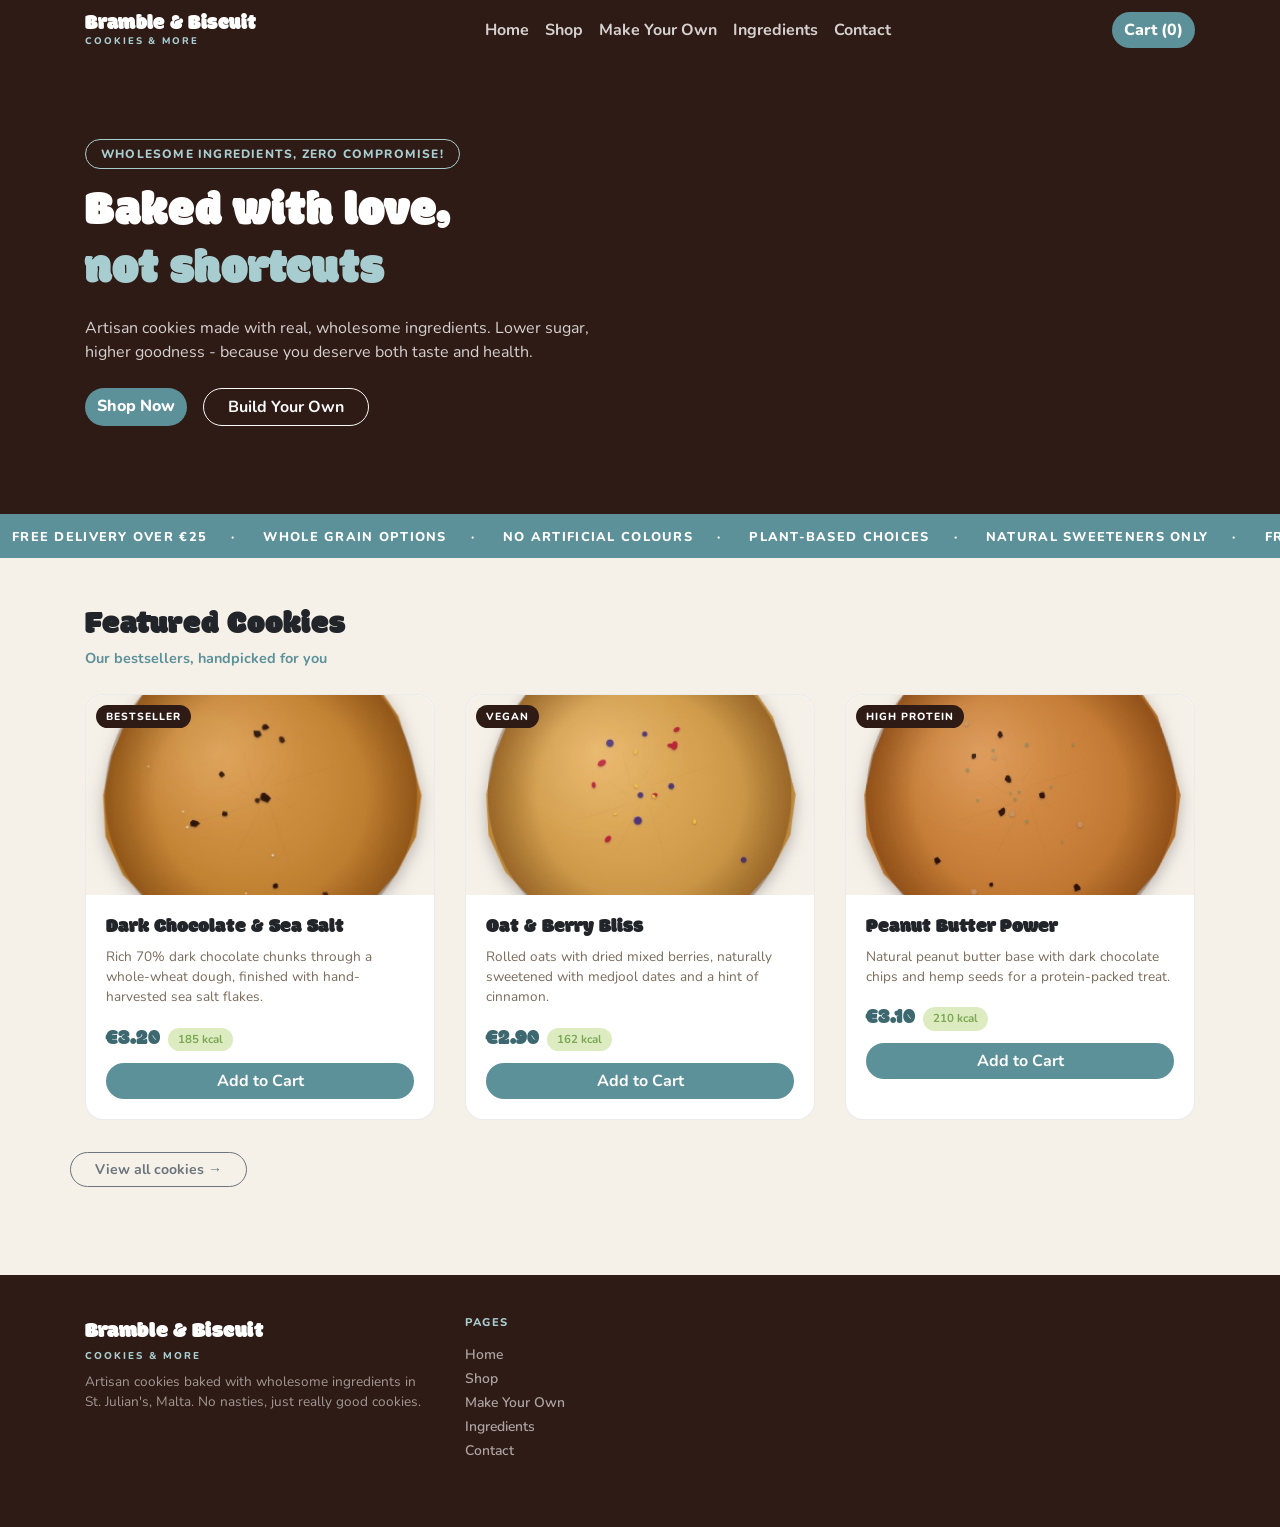
<file: index.html>
<!DOCTYPE html>
<html lang="en">
<head>
    <meta charset="UTF-8">
    <meta name="viewport" content="width=device-width, initial-scale=1.0">
    <title>Bramble & Biscuit</title>
    <link rel="stylesheet" href="https://cdn.jsdelivr.net/npm/bootstrap@4.4.1/dist/css/bootstrap.min.css">
    <link href="https://fonts.googleapis.com/css2?family=Modak&family=Nunito:wght@400;600;700;800&display=swap" rel="stylesheet">
    <link rel="stylesheet" href="style.css">
</head>
<body>
    <!--nav-->
    <nav class="navbar navbar-expand-lg sticky-top">
        <div class="container">
            <a class="navbar-brand" href="index.html">
                Bramble &amp; Biscuit
                <span>Cookies &amp; More</span>
            </a>
            <button class="navbar-toggler" type="button" data-toggle="collapse" data-target="#navbarNav">
                <span class="navbar-toggler-icon"></span>
            </button>
            <div class="collapse navbar-collapse" id="navbarNew" >
                <ul class="navbar-nav mx-auto">
                    <li class="nav-item"><a class="nav-link" href="index.html">Home</a></li>
                    <li class="nav-item"><a class="nav-link" href="shop.html">Shop</a></li>
                    <li class="nav-item"><a class="nav-link" href="make-your-own.html">Make Your Own</a></li>
                    <li class="nav-item"><a class="nav-link" href="ingredients.html">Ingredients</a></li>
                    <li class="nav-item"><a class="nav-link" href="contact.html">Contact</a></li>
                </ul>
                <a href="cart.html" class="btn btn-teal ml-2">Cart (0)</a>
            </div>
        </div>
    </nav>
    
    <!--hero-->
    <section class="hero">
        <div class="container">
            <div class="row align-items center g-5">
                <div class="col-lg-6">
                    <div class="hero-badge">Wholesome ingredients, zero compromise!</div>
                    <h1>Baked with love, <br><span>not shortcuts</span></h1>
                    <p class="mt-3 mb-4">Artisan cookies made with real, wholesome ingredients. Lower sugar, higher goodness - because you deserve both taste and health.</p>
                    <div class="d-flex flex wrap">
                        <a href="shop.html" class="btn btn-teal mr-3 mb-2">Shop Now</a>
                        <a href="make-your-own.html" class="btn btn-outline-light rounded-pill px-4 font-weight-bold mb-2">Build Your Own</a>
                    </div>
                </div>
            </section>
            
            <!--scrolling thing-->
            <div class="strip">
                <div class="strip-inner">
                    <span>Free delivery over &euro;25</span><span class="dot">&middot;</span>
                    <span>Whole grain options</span><span class="dot">&middot;</span>
                    <span>No artificial colours</span><span class="dot">&middot;</span>
                    <span>Plant-based choices</span><span class="dot">&middot;</span>
                    <span>Natural sweeteners only</span><span class="dot">&middot;</span>
                    <span>Free delivery over &euro;25</span><span class="dot">&middot;</span>
                    <span>Whole grain options</span><span class="dot">&middot;</span>
                    <span>No artificial colours</span><span class="dot">&middot;</span>
                    <span>Plant-based choices</span><span class="dot">&middot;</span>
                    <span>Natural sweeteners only</span><span class="dot">&middot;</span>
                </div>
            </div>
            
            <!--featured cookies-->
            <section class="py-5">
                <div class="container">
                    <h2 class="section-title mb-1">Featured Cookies</h2>
                    <p class="section-sub mb-4">Our bestsellers, handpicked for you</p>
                    
                    <div class="row">
                        
                        <!--card 1-->
                        <div class="col-sm-6 col-lg-4 mb-4">
                            <div class="card h-100">
                                <div class="position-relative">
                                    <!-- cookie img here!!!!!!!!!!! -->
                                    <img src="images/dark chocolate sea salt.png" alt="Dark Chocolate and Sea Salt cookie" class="card-img-top">
                                    <span class="product-badge position-absolute">Bestseller</span>
                                </div>
                                <div class="card-body">
                                    <h5 class="card-cookie-name">Dark Chocolate &amp; Sea Salt</h5>
                                    <p class="card-text card-cookie-desc">Rich 70% dark chocolate chunks through a whole-wheat dough, finished with hand-harvested sea salt flakes.</p>
                                    <div class="d-flex align-items-center mb-2">
                                        <span class="price mr-2">&euro;3.20</span>
                                        <span class="kcal">185 kcal</span>
                                    </div>
                                    <a href="cart.html" class="btn btn-teal btn-block rounded-pill font-weight-bold">Add to Cart</a>
                                </div>
                            </div>
                        </div>
                        
                        <!--card 2-->
                        <div class="col-sm-6 col-lg-4 mb-4">
                            <div class="card h-100">
                                <div class="position-relative">
                                    <!-- cookie img here!!!!!!!!!!! -->
                                    <img src="images/oat berry bliss.png" alt="Oat and Berry Bliss cookie" class="card-img-top">
                                    <span class="product-badge position-absolute">Vegan</span>
                                </div>
                                <div class="card-body">
                                    <h5 class="card-cookie-name">Oat &amp; Berry Bliss</h5>
                                    <p class="card-text card-cookie-desc">Rolled oats with dried mixed berries, naturally sweetened with medjool dates and a hint of cinnamon.</p>
                                    <div class="d-flex align-items-center mb-2">
                                        <span class="price mr-2">&euro;2.90</span>
                                        <span class="kcal">162 kcal</span>
                                    </div>
                                    <a href="cart.html" class="btn btn-teal btn-block rounded-pill font-weight-bold">Add to Cart</a>
                                </div>
                            </div>
                        </div>
                        
                        <!--card 3-->
                        <div class="col-sm-6 col-lg-4 mb-4">
                            <div class="card h-100">
                                <div class="position-relative">
                                    <!-- cookie img here!!!!!!!!!!!-->
                                    <img src="images/peanut butter power.png" alt="Peanut Butter Power cookie" class="card-img-top">
                                    <span class="product-badge position-absolute">High Protein</span>
                                </div>
                                <div class="card-body">
                                    <h5 class="card-cookie-name">Peanut Butter Power</h5>
                                    <p class="card-text card-cookie-desc">Natural peanut butter base with dark chocolate chips and hemp seeds for a protein-packed treat.</p>
                                    <div class="d-flex align-items-center mb-2">
                                        <span class="price mr-2">&euro;3.10</span>
                                        <span class="kcal">210 kcal</span>
                                    </div>
                                    <a href="cart.html" class="btn btn-teal btn-block rounded-pill font-weight-bold">Add to Cart</a>
                                </div>
                            </div>
                        </div>
                        
                        <div class="text-center mt-2">
                            <a href="shop.html" class="btn btn-outline-secondary rounded-pill px-4 font-weight-bold" style="font-size:0.88rem">View all cookies &rarr;</a>
                        </div>
                    </div>
                </section>
                
                <!--footer-->
                <footer>
                    <div class="container">
                        <div class="row mb-4">
                            
                            <div class="col-md-4 mb-4 mb-md-0">
                                <div class="footer-brand">Bramble &amp; Biscuit</div>
                                <div class="footer-sub mb-2">Cookies &amp; More</div>
                                <p class="footer-desc">Artisan cookies baked with wholesome ingredients in St. Julian's, Malta. No nasties, just really good cookies.</p>
                            </div>
                            
                            <div class="col-6 col-md-2 mb-4 mb-md-0">
                                <p class="footer-col-title">Pages</p>
                                <ul class="list-unstyled footer-links">
                                    <li><a href="index.html">Home</a></li>
                                    <li><a href="shop.html">Shop</a></li>
                                    <li><a href="make-your-own.html">Make Your Own</a></li>
                                    <li><a href="ingredients.html">Ingredients</a></li>
                                    <li><a href="contact.html">Contact</a></li>
                                </ul>
                            </div>
                            
                            
                            <script src="https://code.jquery.com/jquery-3.4.1.slim.min.js"></script>
                            <script src="https://cdn.jsdelivr.net/npm/popper.js@1.16.0/dist/umd/popper.min.js"></script>
                            <script src="https://cdn.jsdelivr.net/npm/bootstrap@4.4.1/dist/js/bootstrap.min.js"></script>
                            
                            
                            
                            
                        </body>
                        </html>
</file>
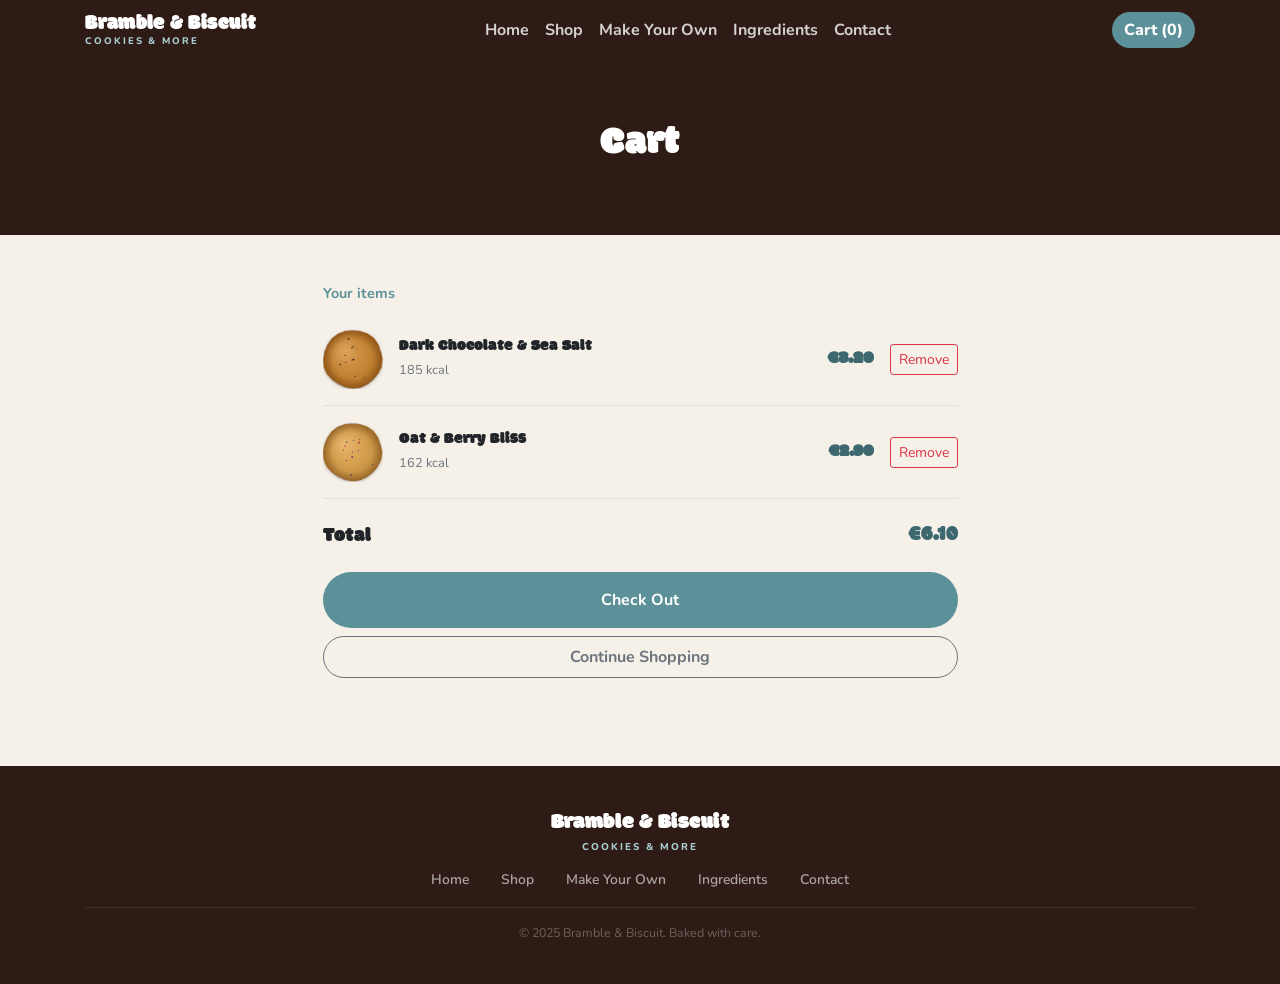
<file: cart.html>
<!DOCTYPE html>
<html lang="en">
<head>
    <meta charset="UTF-8">
    <meta name="viewport" content="width=device-width, initial-scale=1.0">
    <title>Cart - Bramble & Biscuit</title>
    <link rel="stylesheet" href="https://cdn.jsdelivr.net/npm/bootstrap@4.4.1/dist/css/bootstrap.min.css">
    <link href="https://fonts.googleapis.com/css2?family=Modak&family=Nunito:wght@400;600;700;800&display=swap" rel="stylesheet">
    <link rel="stylesheet" href="style.css">
</head>
<body>
    
    <!--nav-->
    <nav class="navbar navbar-expand-lg sticky-top">
        <div class="container">
            <a class="navbar-brand" href="index.html">
                Bramble &amp; Biscuit
                <span>Cookies &amp; More</span>
            </a>
            <button class="navbar-toggler" type="button" data-toggle="collapse" data-target="#navbarNav">
                <span class="navbar-toggler-icon"></span>
            </button>
            <div class="collapse navbar-collapse" id="navbarNav">
                <ul class="navbar-nav mx-auto">
                    <li class="nav-item"><a class="nav-link" href="index.html">Home</a></li>
                    <li class="nav-item"><a class="nav-link" href="shop.html">Shop</a></li>
                    <li class="nav-item"><a class="nav-link" href="make-your-own.html">Make Your Own</a></li>
                    <li class="nav-item"><a class="nav-link" href="ingredients.html">Ingredients</a></li>
                    <li class="nav-item"><a class="nav-link" href="contact.html">Contact</a></li>
                </ul>
                <a href="cart.html" class="btn btn-teal ml-2">Cart (0)</a>
            </div>
        </div>
    </nav>

    <!--page header-->
<section class="page-header">
<div class="container text-center">
<h1>Cart</h1>
</div>
</section>

<!--cart items-->
<section class="py-5">
<div class="container">
<div class="row justify-content-center">
<div class="col-lg-7">
    
    <p class="section-sub mb-4">Your items</p>
 
<!--cart item rows-->
<div class="cart-item d-flex align-items-center mb-3 pb-3 border-bottom">
<div class="cart-item-img mr-3">
    <!--cookie img here-->
    <img src="images/dark chocolate sea salt.png" alt="Dark Chocolate and Sea Salt">
</div>
<div class="flex-grow-1">
<h6 class="card-cookie-name mb-0">Dark Chocolate &amp; Sea Salt</h6>
<small class="text-muted">185 kcal</small>
</div>
<div class="cart-item-price font-weight-bold">
&euro;3.20
</div>
<button class="btn btn-sm btn-outline-danger ml-3">Remove</button>
</div>

<div class="cart-item d-flex align-items-center mb-3 pb-3 border-bottom">
<div class="cart-item-img mr-3">
    <!--cookie img here-->
    <img src="images/oat berry bliss.png" alt="Oat and Berry Bliss">
</div>
<div class="flex-grow-1">
<h6 class="card-cookie-name mb-0">Oat &amp; Berry Bliss</h6>
<small class="text-muted">162 kcal</small>
</div>
<div class="cart-item-price font-weight-bold">
&euro;2.90
</div>
<button class="btn btn-sm btn-outline-danger ml-3">Remove</button>
</div>

<!--cart total-->
<div class="d-flex justify-content-between align-items-center mt-4 mb-4">
<h5 class="card-cookie-name mb-0">Total</h5>
<h4 class="price mb-0">&euro;6.10</h4>
</div>

<!--checkout button  triggers thank you popup-->
<button class="btn btn-teal btn-block rounded-pill font-weight-bold py-3" onclick="document.getElementById('thankyou-popup').style.display='flex'">Check Out</button>
<a href="shop.html" class="btn btn-outline-secondary btn-block rounded-pill font-weight-bold py-2 mt-2">Continue Shopping</a>

</div>
</div>
</div>
</section>

<!--thank you popup-->
<div id="thankyou-popup" style="display:none;position:fixed;top:0;left:0;width:100%;height:100%;background:rgba(0,0,0,0.5);z-index:9999;align-items:center;justify-content:center;">
<div class="cart-popup text-center">
<h3 class="card-cookie-name mb-3">Thank you!</h3>
<p class="mb-3">Your order has been placed.</p>
<button class="btn btn-teal rounded-pill px-4 font-weight-bold" onclick="document.getElementById('thankyou-popup').style.display='none'">Close</button>
</div>
</div>
 
<!--footer-->
<footer>
<div class="container text-center">
<div class="footer-brand">Bramble &amp; Biscuit</div>
<div class="footer-sub mb-3">Cookies &amp; More</div>
<div class="d-flex justify-content-center flex-wrap mb-3">
<a href="index.html" class="footer-link mx-3">Home</a>
<a href="shop.html" class="footer-link mx-3">Shop</a>
<a href="make-your-own.html" class="footer-link mx-3">Make Your Own</a>
<a href="ingredients.html" class="footer-link mx-3">Ingredients</a>
<a href="contact.html" class="footer-link mx-3">Contact</a>
</div>
<hr class="footer-hr">
<p class="footer-copy">&copy; 2025 Bramble &amp; Biscuit. Baked with care.</p>
</div>
</footer>
 
<script src="https://code.jquery.com/jquery-3.4.1.slim.min.js"></script>
<script src="https://cdn.jsdelivr.net/npm/popper.js@1.16.0/dist/umd/popper.min.js"></script>
<script src="https://cdn.jsdelivr.net/npm/bootstrap@4.4.1/dist/js/bootstrap.min.js"></script>
 
</body>
</html>
</file>
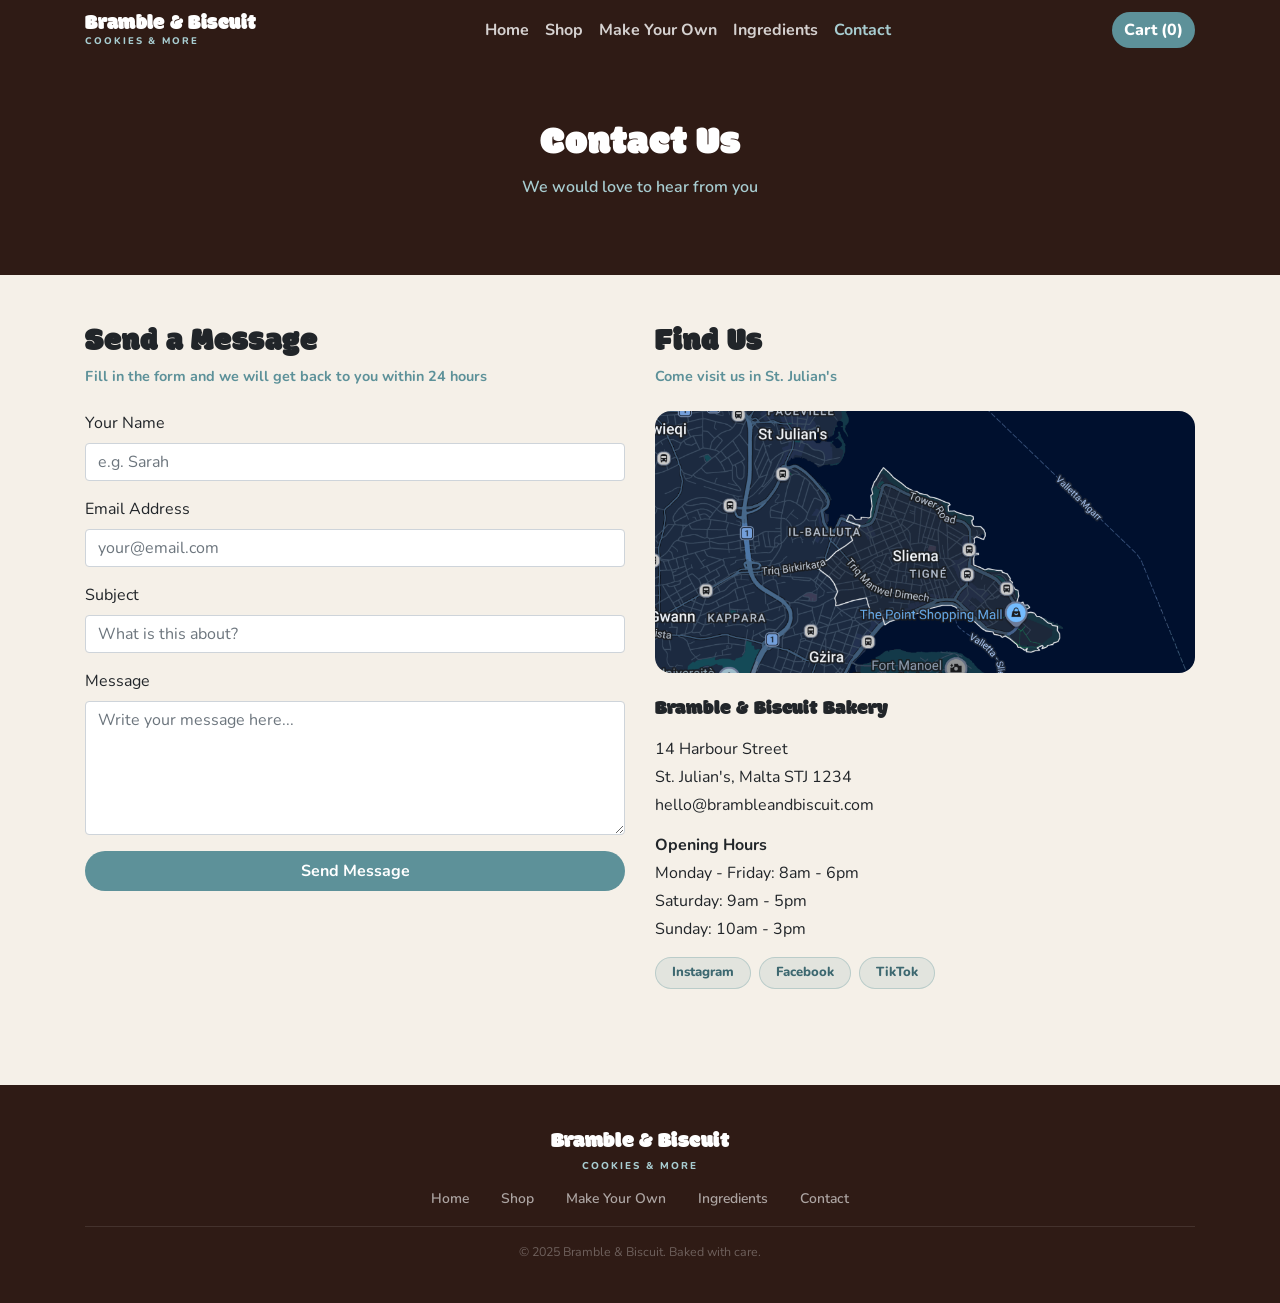
<file: contact.html>
<!DOCTYPE html>
<html lang="en">
<head>
    <meta charset="UTF-8">
    <meta name="viewport" content="width=device-width, initial-scale=1.0">
    <title>Contact - Bramble & Biscuit</title>
    <link rel="stylesheet" href="https://cdn.jsdelivr.net/npm/bootstrap@4.4.1/dist/css/bootstrap.min.css">
    <link href="https://fonts.googleapis.com/css2?family=Modak&family=Nunito:wght@400;600;700;800&display=swap" rel="stylesheet">
    <link rel="stylesheet" href="style.css">
</head>
<body>
    
    <!--nav-->
    <nav class="navbar navbar-expand-lg sticky-top">
        <div class="container">
            <a class="navbar-brand" href="index.html">
                Bramble &amp; Biscuit
                <span>Cookies &amp; More</span>
            </a>
            <button class="navbar-toggler" type="button" data-toggle="collapse" data-target="#navbarNav">
                <span class="navbar-toggler-icon"></span>
            </button>
            <div class="collapse navbar-collapse" id="navbarNav">
                <ul class="navbar-nav mx-auto">
                    <li class="nav-item"><a class="nav-link" href="index.html">Home</a></li>
                    <li class="nav-item"><a class="nav-link" href="shop.html">Shop</a></li>
                    <li class="nav-item"><a class="nav-link" href="make-your-own.html">Make Your Own</a></li>
                    <li class="nav-item"><a class="nav-link" href="ingredients.html">Ingredients</a></li>
                    <li class="nav-item"><a class="nav-link active" href="contact.html">Contact</a></li>
                </ul>
                <a href="cart.html" class="btn btn-teal ml-2">Cart (0)</a>
            </div>
        </div>
    </nav>
    
    <!--page header-->
    <section class="page-header">
        <div class="container text-center">
            <h1>Contact Us</h1>
            <p>We would love to hear from you</p>
        </div>
    </section>
    
    <!--contact-->
    <section class="py-5">
        <div class="container">
            <div class="row">
                
                <!--contact form-->
                <div class="col-md-6 mb-5 mb-md-0">
                    <h2 class="section-title mb-1">Send a Message</h2>
                    <p class="section-sub mb-4">Fill in the form and we will get back to you within 24 hours</p>
                    
                    <form>
                        <div class="form-group">
                            <label for="name">Your Name</label>
                            <input type="text" class="form-control" id="name" placeholder="e.g. Sarah">
                        </div>
                        <div class="form-group">
                            <label for="email">Email Address</label>
                            <input type="email" class="form-control" id="email" placeholder="your@email.com">
                        </div>
                        <div class="form-group">
                            <label for="subject">Subject</label>
                            <input type="text" class="form-control" id="subject" placeholder="What is this about?">
                        </div>
                        <div class="form-group">
                            <label for="message">Message</label>
                            <textarea class="form-control" id="message" rows="5" placeholder="Write your message here..."></textarea>
                        </div>
                        <button type="submit" class="btn btn-teal btn-block rounded-pill font-weight-bold py-2">Send Message</button>
                    </form>
                </div>
                
                <!--find us-->
                <div class="col-md-6">
                    <h2 class="section-title mb-1">Find Us</h2>
                    <p class="section-sub mb-4">Come visit us in St. Julian's</p>
                    
                    <!-- google maps-->
                    <div class="map-placeholder mb-4">
                        <img src="images/Screenshot 2026-05-15 142648.png" alt="Map to Bramble and Biscuit" class="img-fluid">
                    </div>
                    
                    <h5 class="card-cookie-name mb-3">Bramble &amp; Biscuit Bakery</h5>
                    <p class="mb-1">14 Harbour Street</p>
                    <p class="mb-1">St. Julian's, Malta STJ 1234</p>
                    <p class="mb-3">hello@brambleandbiscuit.com</p>
                    
                    <p class="mb-1"><strong>Opening Hours</strong></p>
                    <p class="mb-1">Monday - Friday: 8am - 6pm</p>
                    <p class="mb-1">Saturday: 9am - 5pm</p>
                    <p class="mb-3">Sunday: 10am - 3pm</p>
                    
                    <div class="d-flex flex-wrap">
                        <a href="#" class="social-pill mr-2 mb-2">Instagram</a>
                        <a href="#" class="social-pill mr-2 mb-2">Facebook</a>
                        <a href="#" class="social-pill mb-2">TikTok</a>
                    </div>
                </div>
                
            </div>
        </div>
    </section>
    
    <!--footer-->
    <footer>
        <div class="container text-center">
            <div class="footer-brand">Bramble &amp; Biscuit</div>
            <div class="footer-sub mb-3">Cookies &amp; More</div>
            <div class="d-flex justify-content-center flex-wrap mb-3">
                <a href="index.html" class="footer-link mx-3">Home</a>
                <a href="shop.html" class="footer-link mx-3">Shop</a>
                <a href="make-your-own.html" class="footer-link mx-3">Make Your Own</a>
                <a href="ingredients.html" class="footer-link mx-3">Ingredients</a>
                <a href="contact.html" class="footer-link mx-3">Contact</a>
            </div>
            <hr class="footer-hr">
            <p class="footer-copy">&copy; 2025 Bramble &amp; Biscuit. Baked with care.</p>
        </div>
    </footer>
    
    <script src="https://code.jquery.com/jquery-3.4.1.slim.min.js"></script>
    <script src="https://cdn.jsdelivr.net/npm/popper.js@1.16.0/dist/umd/popper.min.js"></script>
    <script src="https://cdn.jsdelivr.net/npm/bootstrap@4.4.1/dist/js/bootstrap.min.js"></script>
    
</body>
</html>
</file>
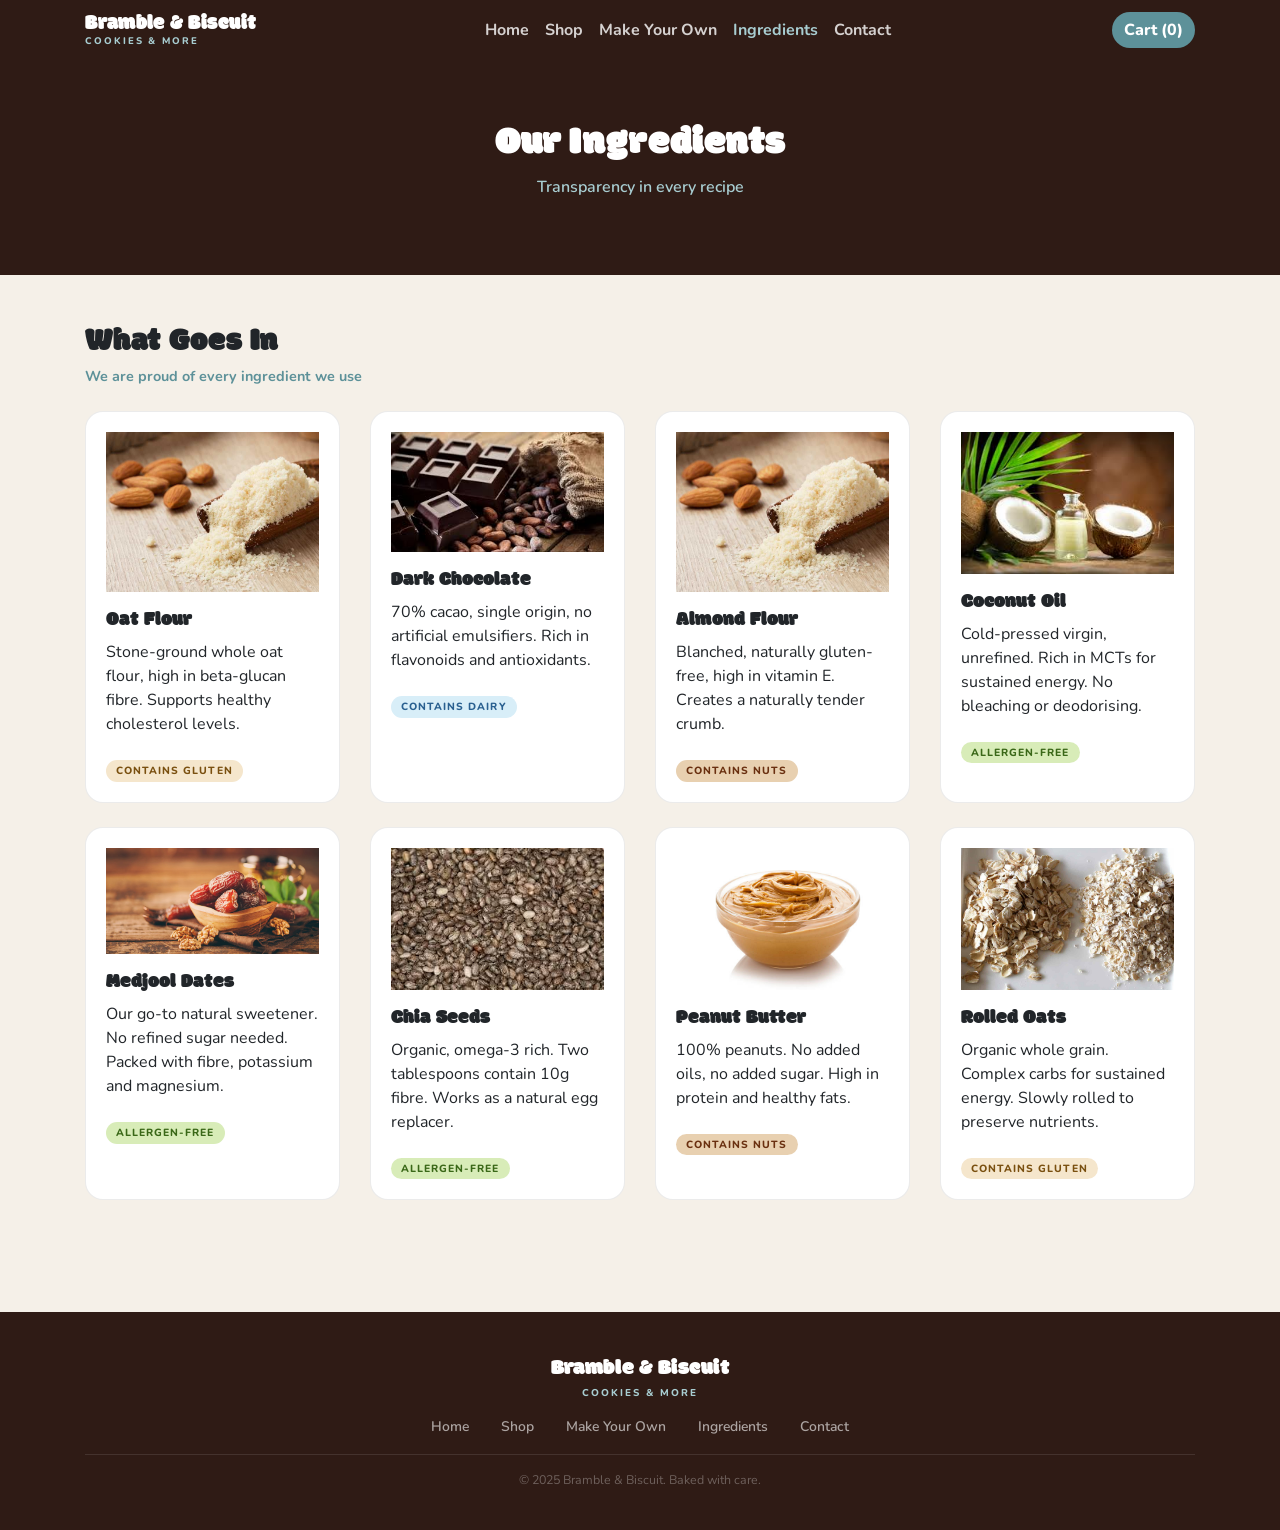
<file: ingredients.html>
<!DOCTYPE html>
<html lang="en">
<head>
    <meta charset="UTF-8">
    <meta name="viewport" content="width=device-width, initial-scale=1.0">
    <title>Ingredients - Bramble & Biscuit</title>
    <link rel="stylesheet" href="https://cdn.jsdelivr.net/npm/bootstrap@4.4.1/dist/css/bootstrap.min.css">
    <link href="https://fonts.googleapis.com/css2?family=Modak&family=Nunito:wght@400;600;700;800&display=swap" rel="stylesheet">
    <link rel="stylesheet" href="style.css">
</head>
<body>
    
    <!--nav-->
    <nav class="navbar navbar-expand-lg sticky-top">
        <div class="container">
            <a class="navbar-brand" href="index.html">
                Bramble &amp; Biscuit
                <span>Cookies &amp; More</span>
            </a>
            <button class="navbar-toggler" type="button" data-toggle="collapse" data-target="#navbarNav">
                <span class="navbar-toggler-icon"></span>
            </button>
            <div class="collapse navbar-collapse" id="navbarNav">
                <ul class="navbar-nav mx-auto">
                    <li class="nav-item"><a class="nav-link" href="index.html">Home</a></li>
                    <li class="nav-item"><a class="nav-link" href="shop.html">Shop</a></li>
                    <li class="nav-item"><a class="nav-link" href="make-your-own.html">Make Your Own</a></li>
                    <li class="nav-item"><a class="nav-link active" href="ingredients.html">Ingredients</a></li>
                    <li class="nav-item"><a class="nav-link" href="contact.html">Contact</a></li>
                </ul>
                <a href="cart.html" class="btn btn-teal ml-2">Cart (0)</a>
            </div>
        </div>
    </nav>
    
    <!--page header-->
    <section class="page-header">
        <div class="container text-center">
            <h1>Our Ingredients</h1>
            <p>Transparency in every recipe</p>
        </div>
    </section>
    
    <!--ingredients grid-->
    <section class="py-5">
        <div class="container">
            
            <h2 class="section-title mb-1">What Goes In</h2>
            <p class="section-sub mb-4">We are proud of every ingredient we use</p>
            
            <div class="row">
                
                <div class="col-sm-6 col-lg-3 mb-4">
                    <div class="card h-100">
                        <div class="card-body">
                            <!--img here!!-->
                            <img src="images/AN609-Almond-Flour-732x549-thumb-1-732x549-1.jpg"Oat Flour" class="img-fluid mb-3">
                            <h5 class="card-cookie-name">Oat Flour</h5>
                            <p class="card-text">Stone-ground whole oat flour, high in beta-glucan fibre. Supports healthy cholesterol levels.</p>
                            <span class="allergen-tag at-gluten">Contains gluten</span>
                        </div>
                    </div>
                </div>
                
                <div class="col-sm-6 col-lg-3 mb-4">
                    <div class="card h-100">
                        <div class="card-body">
                            <!--img here!!-->
                            <img src="images/darkchoc.jpg" alt="Dark Chocolate" class="img-fluid mb-3">
                            <h5 class="card-cookie-name">Dark Chocolate</h5>
                            <p class="card-text">70% cacao, single origin, no artificial emulsifiers. Rich in flavonoids and antioxidants.</p>
                            <span class="allergen-tag at-dairy">Contains dairy</span>
                        </div>
                    </div>
                </div>
                
                <div class="col-sm-6 col-lg-3 mb-4">
                    <div class="card h-100">
                        <div class="card-body">
                            <!--img here!!-->
                            <img src="images/AN609-Almond-Flour-732x549-thumb-1-732x549-1.jpg" alt="Almond Flour" class="img-fluid mb-3">
                            <h5 class="card-cookie-name">Almond Flour</h5>
                            <p class="card-text">Blanched, naturally gluten-free, high in vitamin E. Creates a naturally tender crumb.</p>
                            <span class="allergen-tag at-nuts">Contains nuts</span>
                        </div>
                    </div>
                </div>  
                
                <div class="col-sm-6 col-lg-3 mb-4">
                    <div class="card h-100">
                        <div class="card-body">
                            <!--img here!!-->
                            <img src="images/coconutoil.jpg" alt="Coconut Oil" class="img-fluid mb-3">
                            <h5 class="card-cookie-name">Coconut Oil</h5>
                            <p class="card-text">Cold-pressed virgin, unrefined. Rich in MCTs for sustained energy. No bleaching or deodorising.</p>
                            <span class="allergen-tag at-none">Allergen-free</span>
                        </div>
                    </div>
                </div>  
                
                <div class="col-sm-6 col-lg-3 mb-4">
                    <div class="card h-100">
                        <div class="card-body">
                            <!--img here!!-->
                            <img src="images/medjool.jpg" alt="Medjool Dates" class="img-fluid mb-3">
                            <h5 class="card-cookie-name">Medjool Dates</h5>
                            <p class="card-text">Our go-to natural sweetener. No refined sugar needed. Packed with fibre, potassium and magnesium.</p>
                            <span class="allergen-tag at-none">Allergen-free</span>
                        </div>
                    </div>
                </div>
                
                <div class="col-sm-6 col-lg-3 mb-4">
                    <div class="card h-100">
                        <div class="card-body">
                            <!--img here!!-->
                            <img src="images/chia seeds.jpg" alt="Chia Seeds" class="img-fluid mb-3">
                            <h5 class="card-cookie-name">Chia Seeds</h5>
                            <p class="card-text">Organic, omega-3 rich. Two tablespoons contain 10g fibre. Works as a natural egg replacer.</p>
                            <span class="allergen-tag at-none">Allergen-free</span>
                        </div>
                    </div>
                </div>
                
                <div class="col-sm-6 col-lg-3 mb-4">
                    <div class="card h-100">
                        <div class="card-body">
                            <!--img here!!-->
                            <img src="images/peanutbutter.jpg" alt="Peanut Butter" class="img-fluid mb-3">
                            <h5 class="card-cookie-name">Peanut Butter</h5>
                            <p class="card-text">100% peanuts. No added oils, no added sugar. High in protein and healthy fats.</p>
                            <span class="allergen-tag at-nuts">Contains nuts</span>
                        </div>
                    </div>
                </div>
                
                <div class="col-sm-6 col-lg-3 mb-4">
                    <div class="card h-100">
                        <div class="card-body">
                            <!--img here!!-->
                            <img src="images/rolledoats.jpg" alt="Rolled Oats" class="img-fluid mb-3">
                            <h5 class="card-cookie-name">Rolled Oats</h5>
                            <p class="card-text">Organic whole grain. Complex carbs for sustained energy. Slowly rolled to preserve nutrients.</p>
                            <span class="allergen-tag at-gluten">Contains gluten</span>
                        </div>
                    </div>
                </div>
                
            </div>
        </div>
    </section>
    
    <!--footer-->
    <footer>
        <div class="container text-center">
            <div class="footer-brand">Bramble &amp; Biscuit</div>
            <div class="footer-sub mb-3">Cookies &amp; More</div>
            <div class="d-flex justify-content-center flex-wrap mb-3">
                <a href="index.html" class="footer-link mx-3">Home</a>
                <a href="shop.html" class="footer-link mx-3">Shop</a>
                <a href="make-your-own.html" class="footer-link mx-3">Make Your Own</a>
                <a href="ingredients.html" class="footer-link mx-3">Ingredients</a>
                <a href="contact.html" class="footer-link mx-3">Contact</a>
            </div>
            <hr class="footer-hr">
            <p class="footer-copy">&copy; 2025 Bramble &amp; Biscuit. Baked with care.</p>
        </div>
    </footer>
    
    <script src="https://code.jquery.com/jquery-3.4.1.slim.min.js"></script>
    <script src="https://cdn.jsdelivr.net/npm/popper.js@1.16.0/dist/umd/popper.min.js"></script>
    <script src="https://cdn.jsdelivr.net/npm/bootstrap@4.4.1/dist/js/bootstrap.min.js"></script>

    </body>
</html>
</file>
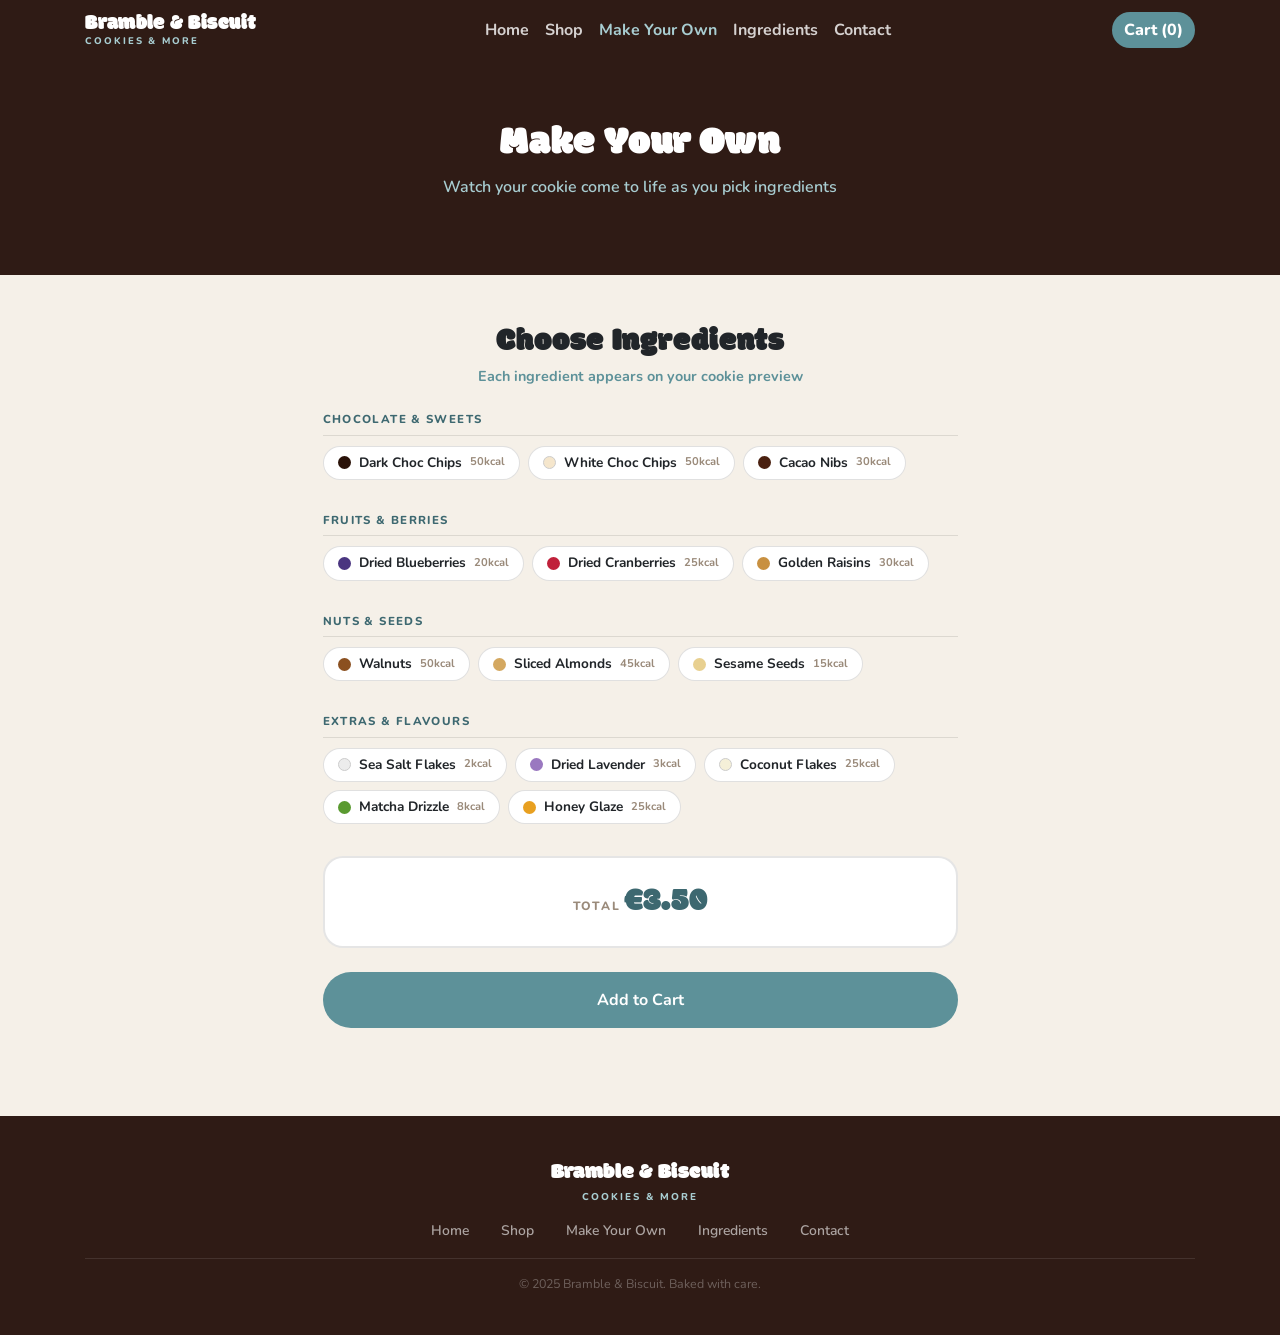
<file: make-your-own.html>
<!DOCTYPE html>
<html lang="en">
<head>
    <meta charset="UTF-8">
    <meta name="viewport" content="width=device-width, initial-scale=1.0">
    <title>Make Your Own - Bramble & Biscuit</title>
    <link rel="stylesheet" href="https://cdn.jsdelivr.net/npm/bootstrap@4.4.1/dist/css/bootstrap.min.css">
    <link href="https://fonts.googleapis.com/css2?family=Modak&family=Nunito:wght@400;600;700;800&display=swap" rel="stylesheet">
    <link rel="stylesheet" href="style.css">
</head>
<body>
    
    <!--nav-->
    <nav class="navbar navbar-expand-lg sticky-top">
        <div class="container">
            <a class="navbar-brand" href="index.html">
                Bramble &amp; Biscuit
                <span>Cookies &amp; More</span>
            </a>
            <button class="navbar-toggler" type="button" data-toggle="collapse" data-target="#navbarNav">
                <span class="navbar-toggler-icon"></span>
            </button>
            <div class="collapse navbar-collapse" id="navbarNav">
                <ul class="navbar-nav mx-auto">
                    <li class="nav-item"><a class="nav-link" href="index.html">Home</a></li>
                    <li class="nav-item"><a class="nav-link" href="shop.html">Shop</a></li>
                    <li class="nav-item"><a class="nav-link active" href="make-your-own.html">Make Your Own</a></li>
                    <li class="nav-item"><a class="nav-link" href="ingredients.html">Ingredients</a></li>
                    <li class="nav-item"><a class="nav-link" href="contact.html">Contact</a></li>
                </ul>
                <a href="cart.html" class="btn btn-teal ml-2">Cart (0)</a>
            </div>
        </div>
    </nav>
    
    <!--page header-->
    <section class="page-header">
        <div class="container text-center">
            <h1>Make Your Own</h1>
            <p>Watch your cookie come to life as you pick ingredients</p>
        </div>
    </section>
    
    <!--ingredients list!!!-->
    <section class="py-5">
        <div class="container">
            <div class="row justify-content-center">
                <div class="col-lg-7">
                    
                    <h2 class="section-title mb-1 text-center">Choose Ingredients</h2>
                    <p class="section-sub mb-4 text-center">Each ingredient appears on your cookie preview</p>
                    
                    <!--category: chocolate and sweets-->
                    <div class="mb-4">
                        <p class="ing-category-label">Chocolate &amp; Sweets</p>
                        <div class="d-flex flex-wrap">
                            
                            <label class="ing-pill mr-2 mb-2">
                                <input type="checkbox" class="ing-checkbox" value="0.40" hidden>
                                <span class="ing-dot" style="background:#2a1208"></span>Dark Choc Chips <span class="ing-kcal">50kcal</span>
                            </label>
                            
                            <label class="ing-pill mr-2 mb-2">
                                <input type="checkbox" class="ing-checkbox" value="0.40" hidden>
                                <span class="ing-dot" style="background:#f5e6cc;border:1px solid #ccc"></span>White Choc Chips <span class="ing-kcal">50kcal</span>
                            </label>
                            
                            <label class="ing-pill mr-2 mb-2">
                                <input type="checkbox" class="ing-checkbox" value="0.35" hidden>
                                <span class="ing-dot" style="background:#4a2010"></span>Cacao Nibs <span class="ing-kcal">30kcal</span>
                            </label>
                            
                        </div>
                    </div>
                    
                    <!--category: fruits & berries-->
                    <div class="mb-4">
                        <p class="ing-category-label">Fruits &amp; Berries</p>
                        <div class="d-flex flex-wrap">
                            
                            <label class="ing-pill mr-2 mb-2">
                                <input type="checkbox" class="ing-checkbox" value="0.35" hidden>
                                <span class="ing-dot" style="background:#4a3580"></span>Dried Blueberries <span class="ing-kcal">20kcal</span>
                            </label>
                            
                            <label class="ing-pill mr-2 mb-2">
                                <input type="checkbox" class="ing-checkbox" value="0.35" hidden>
                                <span class="ing-dot" style="background:#c0203a"></span>Dried Cranberries <span class="ing-kcal">25kcal</span>
                            </label>
                            
                            <label class="ing-pill mr-2 mb-2">
                                <input type="checkbox" class="ing-checkbox" value="0.30" hidden>
                                <span class="ing-dot" style="background:#c89040"></span>Golden Raisins <span class="ing-kcal">30kcal</span>
                            </label>
                            
                        </div>
                    </div>
                    
                    <!--category: nuts and seeds-->
                    <div class="mb-4">
                        <p class="ing-category-label">Nuts &amp; Seeds</p>
                        <div class="d-flex flex-wrap">
                            
                            <label class="ing-pill mr-2 mb-2">
                                <input type="checkbox" class="ing-checkbox" value="0.45" hidden>
                                <span class="ing-dot" style="background:#8b5020"></span>Walnuts <span class="ing-kcal">50kcal</span>
                            </label>
                            
                            <label class="ing-pill mr-2 mb-2">
                                <input type="checkbox" class="ing-checkbox" value="0.45" hidden>
                                <span class="ing-dot" style="background:#d4a860"></span>Sliced Almonds <span class="ing-kcal">45kcal</span>
                            </label>
                            
                            <label class="ing-pill mr-2 mb-2">
                                <input type="checkbox" class="ing-checkbox" value="0.25" hidden>
                                <span class="ing-dot" style="background:#e8d090"></span>Sesame Seeds <span class="ing-kcal">15kcal</span>
                            </label>
                            
                        </div>
                    </div>
                    
                    <!--category: extras and flavors-->
                    <div class="mb-4">
                        <p class="ing-category-label">Extras &amp; Flavours</p>
                        <div class="d-flex flex-wrap">
                            
                            <label class="ing-pill mr-2 mb-2">
                                <input type="checkbox" class="ing-checkbox" value="0.15" hidden>
                                <span class="ing-dot" style="background:#ececec;border:1px solid #ccc"></span>Sea Salt Flakes <span class="ing-kcal">2kcal</span>
                            </label>
                            
                            <label class="ing-pill mr-2 mb-2">
                                <input type="checkbox" class="ing-checkbox" value="0.30" hidden>
                                <span class="ing-dot" style="background:#9a78c0"></span>Dried Lavender <span class="ing-kcal">3kcal</span>
                            </label>
                            
                            <label class="ing-pill mr-2 mb-2">
                                <input type="checkbox" class="ing-checkbox" value="0.30" hidden>
                                <span class="ing-dot" style="background:#f5f0d8;border:1px solid #ccc"></span>Coconut Flakes <span class="ing-kcal">25kcal</span>
                            </label>
                            
                            <label class="ing-pill mr-2 mb-2">
                                <input type="checkbox" class="ing-checkbox" value="0.35" hidden>
                                <span class="ing-dot" style="background:#5a9a30"></span>Matcha Drizzle <span class="ing-kcal">8kcal</span>
                            </label>
                            
                            <label class="ing-pill mr-2 mb-2">
                                <input type="checkbox" class="ing-checkbox" value="0.25" hidden>
                                <span class="ing-dot" style="background:#e8a020"></span>Honey Glaze <span class="ing-kcal">25kcal</span>
                            </label>
                            
                        </div>
                    </div>
                    
                    <!--total-->
                    <div class="byo-total-box text-center mb-4">
                        <span class="byo-total-label">Total</span>
                        <span class="byo-total-price">&euro;<span id="byo-price">3.50</span></span>
                    </div>
                    
                    <a href="cart.html" class="btn btn-teal btn-block rounded-pill py-3 font-weight-bold">Add to Cart</a>
                    
                </div>
            </div>
        </div>
    </section>
    
    <!--footer-->
    <footer>
        <div class="container text-center">
            <div class="footer-brand">Bramble &amp; Biscuit</div>
            <div class="footer-sub mb-3">Cookies &amp; More</div>
            <div class="d-flex justify-content-center flex-wrap mb-3">
                <a href="index.html" class="footer-link mx-3">Home</a>
                <a href="shop.html" class="footer-link mx-3">Shop</a>
                <a href="make-your-own.html" class="footer-link mx-3">Make Your Own</a>
                <a href="ingredients.html" class="footer-link mx-3">Ingredients</a>
                <a href="contact.html" class="footer-link mx-3">Contact</a>
            </div>
            <hr class="footer-hr">
            <p class="footer-copy">&copy; 2025 Bramble &amp; Biscuit. Baked with care.</p>
        </div>
    </footer>
    
    <script src="https://code.jquery.com/jquery-3.4.1.slim.min.js"></script>
    <script src="https://cdn.jsdelivr.net/npm/popper.js@1.16.0/dist/umd/popper.min.js"></script>
    <script src="https://cdn.jsdelivr.net/npm/bootstrap@4.4.1/dist/js/bootstrap.min.js"></script>
    
    <script>
var base = 3.50;
document.querySelectorAll('.ing-checkbox').forEach(function(box) {
    box.addEventListener('change', function() {
        var total = base;
        document.querySelectorAll('.ing-checkbox:checked').forEach(function(checked) {
            total += parseFloat(checked.value);
        });
        document.getElementById('byo-price').textContent = total.toFixed(2);
    });
});
</script>
    
</body>
</html>
</file>
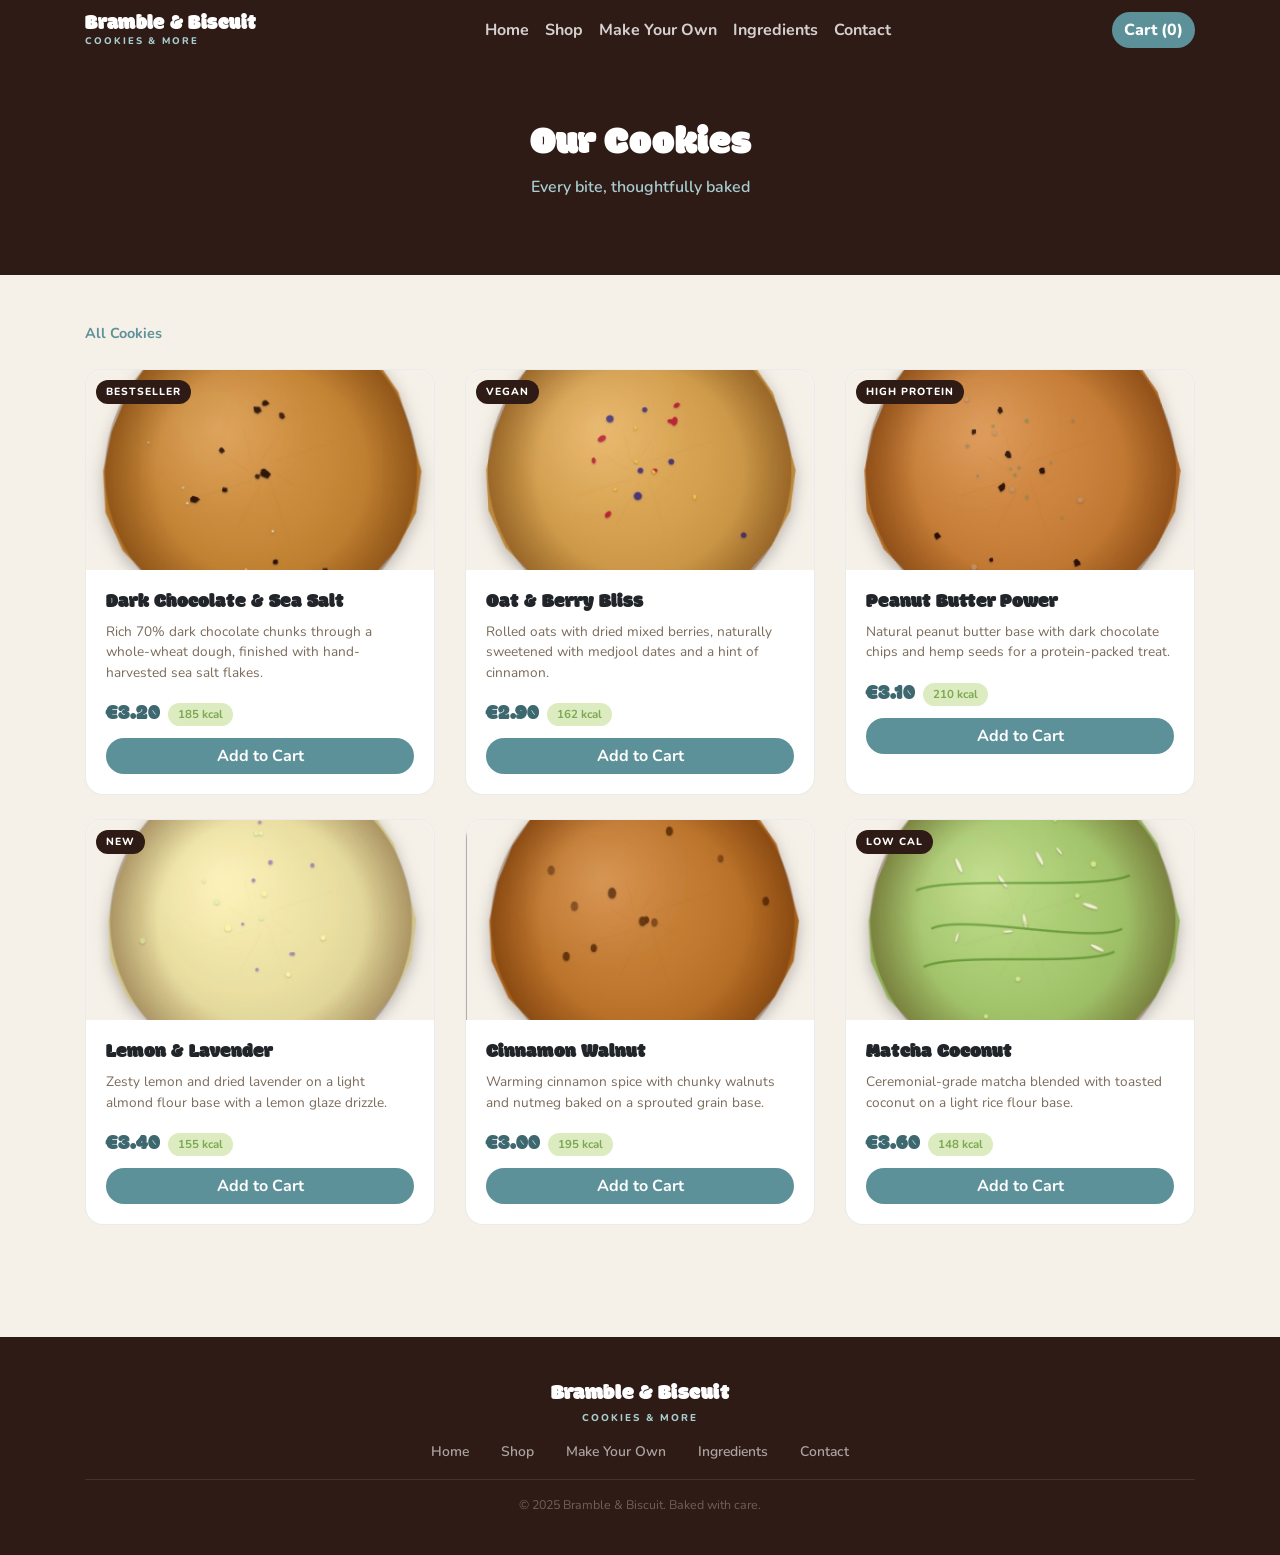
<file: shop.html>
<!DOCTYPE html>
<html lang="en">
<head>
    <meta charset="UTF-8">
    <meta name="viewport" content="width=device-width, initial-scale=1.0">
    <title>Bramble & Biscuit</title>
    <link rel="stylesheet" href="https://cdn.jsdelivr.net/npm/bootstrap@4.4.1/dist/css/bootstrap.min.css">
    <link href="https://fonts.googleapis.com/css2?family=Modak&family=Nunito:wght@400;600;700;800&display=swap" rel="stylesheet">
    <link rel="stylesheet" href="style.css">
</head>
<body>
    
    <!--nav-->
    <nav class="navbar navbar-expand-lg sticky-top">
        <div class="container">
            <a class="navbar-brand" href="index.html">
                Bramble &amp; Biscuit
                <span>Cookies &amp; More</span>
            </a>
            <button class="navbar-toggler" type="button" data-toggle="collapse" data-target="#navbarNav">
                <span class="navbar-toggler-icon"></span>
            </button>
            <div class="collapse navbar-collapse" id="navbarNew" >
                <ul class="navbar-nav mx-auto">
                    <li class="nav-item"><a class="nav-link" href="index.html">Home</a></li>
                    <li class="nav-item"><a class="nav-link" href="shop.html">Shop</a></li>
                    <li class="nav-item"><a class="nav-link" href="make-your-own.html">Make Your Own</a></li>
                    <li class="nav-item"><a class="nav-link" href="ingredients.html">Ingredients</a></li>
                    <li class="nav-item"><a class="nav-link" href="contact.html">Contact</a></li>
                </ul>
                <a href="cart.html" class="btn btn-teal ml-2">Cart (0)</a>
            </div>
        </div>
    </nav>
    
    <!--page header-->
    <section class="page-header">
        <div class="container text-center">
            <h1>Our Cookies</h1>
            <p>Every bite, thoughtfully baked</p>
        </div>
    </section>
    
    <!--shopp-->
    <section class="py-5">
        <div class="container">
            <p class="section-sub mb-4">All Cookies</p>
            <div class="row">
                
                <!--card 1-->
                <div class="col-sm-6 col-lg-4 mb-4">
                    <div class="card h-100">
                        <div class="position-relative">
                            <!--cookie image here-->
                            <img src="images/dark chocolate sea salt.png" alt="Dark Chocolate and Sea Salt cookie" class="card-img-top">
                            <span class="product-badge position-absolute">Bestseller</span> 
                        </div>
                        <div class="card-body">
                            <h5 class="card-cookie-name">Dark Chocolate &amp; Sea Salt</h5>
                            <p class="card-text card-cookie-desc">Rich 70% dark chocolate chunks through a whole-wheat dough, finished with hand-harvested sea salt flakes.</p>
                            <div class="d-flex align-items-center mb-2">
                                <span class="price mr-2">&euro;3.20</span>
                                <span class="kcal">185 kcal</span>
                            </div>
                            <a href="cart.html" class="btn btn-teal btn-block rounded-pill font-weight-bold">Add to Cart</a>
                        </div>
                    </div>
                </div>
                
                <!--card 2-->
                <div class="col-sm-6 col-lg-4 mb-4">
                    <div class="card h-100">
                        <div class="position-relative">
                            <!--cookie image here-->
                            <img src="images/oat berry bliss.png" alt="Oat and Berry Bliss cookie" class="card-img-top">
                            <span class="product-badge position-absolute">Vegan</span>
                        </div>
                        <div class="card-body">
                            <h5 class="card-cookie-name">Oat &amp; Berry Bliss</h5>
                            <p class="card-text card-cookie-desc">Rolled oats with dried mixed berries, naturally sweetened with medjool dates and a hint of cinnamon.</p>
                            <div class="d-flex align-items-center mb-2">
                                <span class="price mr-2">&euro;2.90</span>
                                <span class="kcal">162 kcal</span>
                            </div>
                            <a href="cart.html" class="btn btn-teal btn-block rounded-pill font-weight-bold">Add to Cart</a>
                        </div>
                    </div>
                </div>
                
                <!--card 3-->
                <div class="col-sm-6 col-lg-4 mb-4">
                    <div class="card h-100">
                        <div class="position-relative">
                            <!--cookie image here-->
                            <img src="images/peanut butter power.png" alt="Peanut Butter Power cookie" class="card-img-top">
                            <span class="product-badge position-absolute">High Protein</span>
                        </div>
                        <div class="card-body">
                            <h5 class="card-cookie-name">Peanut Butter Power</h5>
                            <p class="card-text card-cookie-desc">Natural peanut butter base with dark chocolate chips and hemp seeds for a protein-packed treat.</p>
                            <div class="d-flex align-items-center mb-2">
                                <span class="price mr-2">&euro;3.10</span>
                                <span class="kcal">210 kcal</span>
                            </div>
                            <a href="cart.html" class="btn btn-teal btn-block rounded-pill font-weight-bold">Add to Cart</a>
                        </div>
                    </div>
                </div>
                
                <!--card 4-->
                <div class="col-sm-6 col-lg-4 mb-4">
                    <div class="card h-100">
                        <div class="position-relative">
                            <!--cookie image here-->
                            <img src="images/lemon lavender.png" alt="Lemon and Lavender cookie" class="card-img-top">
                            <span class="product-badge position-absolute">New</span>
                        </div>
                        <div class="card-body">
                            <h5 class="card-cookie-name">Lemon &amp; Lavender</h5>
                            <p class="card-text card-cookie-desc">Zesty lemon and dried lavender on a light almond flour base with a lemon glaze drizzle.</p>
                            <div class="d-flex align-items-center mb-2">
                                <span class="price mr-2">&euro;3.40</span>
                                <span class="kcal">155 kcal</span>
                            </div>
                            <a href="cart.html" class="btn btn-teal btn-block rounded-pill font-weight-bold">Add to Cart</a>
                        </div>
                    </div>
                </div>
                
                <!--card 5-->
                <div class="col-sm-6 col-lg-4 mb-4">
                    <div class="card h-100">
                        <div class="position-relative">
                            <!--cookie image here-->
                            <img src="images/cinnamon walnut.png" alt="Cinnamon Walnut cookie" class="card-img-top">
                        </div>
                        <div class="card-body">
                            <h5 class="card-cookie-name">Cinnamon Walnut</h5>
                            <p class="card-text card-cookie-desc">Warming cinnamon spice with chunky walnuts and nutmeg baked on a sprouted grain base.</p>
                            <div class="d-flex align-items-center mb-2">
                                <span class="price mr-2">&euro;3.00</span>
                                <span class="kcal">195 kcal</span>
                            </div>
                            <a href="cart.html" class="btn btn-teal btn-block rounded-pill font-weight-bold">Add to Cart</a>
                        </div>
                    </div>
                </div>
                
                <!--card 6-->
                <div class="col-sm-6 col-lg-4 mb-4">
                    <div class="card h-100">
                        <div class="position-relative">
                            <!-- cookie image here -->
                            <img src="images/matcha coconut.png" alt="Matcha Coconut cookie" class="card-img-top">
                            <span class="product-badge position-absolute">Low Cal</span>
                        </div>
                        <div class="card-body">
                            <h5 class="card-cookie-name">Matcha Coconut</h5>
                            <p class="card-text card-cookie-desc">Ceremonial-grade matcha blended with toasted coconut on a light rice flour base.</p>
                            <div class="d-flex align-items-center mb-2">
                                <span class="price mr-2">&euro;3.60</span>
                                <span class="kcal">148 kcal</span>
                            </div>
                            <a href="cart.html" class="btn btn-teal btn-block rounded-pill font-weight-bold">Add to Cart</a>
                        </div>
                    </div>
                </div>
                
            </div>
        </div>
    </section>
    
    
    <!--footer-->
<footer>
<div class="container text-center">
<div class="footer-brand">Bramble &amp; Biscuit</div>
<div class="footer-sub mb-3">Cookies &amp; More</div>
<div class="d-flex justify-content-center flex-wrap mb-3">
<a href="index.html" class="footer-link mx-3">Home</a>
<a href="shop.html" class="footer-link mx-3">Shop</a>
<a href="make-your-own.html" class="footer-link mx-3">Make Your Own</a>
<a href="ingredients.html" class="footer-link mx-3">Ingredients</a>
<a href="contact.html" class="footer-link mx-3">Contact</a>
</div>
<hr class="footer-hr">
<p class="footer-copy">&copy; 2025 Bramble &amp; Biscuit. Baked with care.</p>
</div>
</footer>
 
<script src="https://code.jquery.com/jquery-3.4.1.slim.min.js"></script>
<script src="https://cdn.jsdelivr.net/npm/popper.js@1.16.0/dist/umd/popper.min.js"></script>
<script src="https://cdn.jsdelivr.net/npm/bootstrap@4.4.1/dist/js/bootstrap.min.js"></script>
 
</body>
</html>
</file>
<file: style.css>
@import url('https://fonts.googleapis.com/css2?family=Modak&family=Nunito:wght@400;600;700;800&display=swap');
 
body {
    font-family: 'Nunito', sans-serif;
    background-color: #f5f0e8;
}
 
/* navbar */
.navbar {
    background-color: #2f1b15;
}
 
.navbar-brand {
    font-family: 'Modak', cursive;
    color: white !important;
    font-size: 1.3rem;
    line-height: 1.1;
}
 
.navbar-brand span {
    display: block;
    font-family: 'Nunito', sans-serif;
    font-size: 0.6rem;
    letter-spacing: 0.2em;
    text-transform: uppercase;
    color: #a8cdd1;
    font-weight: 800;
}
 
.navbar-nav .nav-link {
    color: rgba(255,255,255,0.8) !important;
    font-weight: 700;
}
 
.navbar-nav .nav-link:hover, .navbar-nav .nav-link.active {
    color: #a8cdd1 !important;
}
 
.btn-teal {
    background-color: #5d9199;
    color: white;
    border-radius: 999px;
    font-weight: 800;
    border: none;
}
 
.btn-teal:hover {
    background-color: #3d6870;
    color: white;
}
 
/* hero */
.hero {
    background-color: #2f1b15;
    padding: 80px 0;
    color: white;
}
 
.hero h1 {
    font-family: 'Modak', cursive;
    font-size: 3rem;
    color: white;
}
 
.hero h1 span {
    color: #a8cdd1;
}
 
.hero p {
    color: rgba(255,255,255,0.8);
}
 
.hero-badge {
    display: inline-block;
    border: 1px solid #a8cdd1;
    color: #a8cdd1;
    padding: 5px 15px;
    border-radius: 999px;
    font-size: 0.75rem;
    font-weight: 800;
    text-transform: uppercase;
    letter-spacing: 0.1em;
    margin-bottom: 15px;
}
 
/* scrolling strip */
.strip {
    background-color: #5d9199;
    overflow: hidden;
    white-space: nowrap;
    padding: 10px 0;
}
 
.strip-inner {
    display: inline-block;
    animation: scroll 25s linear infinite;
}
 
.strip-inner span {
    color: white;
    font-weight: 800;
    font-size: 0.8rem;
    text-transform: uppercase;
    letter-spacing: 0.1em;
    padding: 0 12px;
}
 
@keyframes scroll {
    from { transform: translateX(0); }
    to { transform: translateX(-50%); }
}
 
/* cards */
.card {
    border-radius: 18px;
    border: 1px solid rgba(0,0,0,0.08);
}
 
.card-img-top {
    border-radius: 18px 18px 0 0;
    height: 200px;
    object-fit: cover;
}
 
.card-cookie-name {
    font-family: 'Modak', cursive;
}
 
.card-cookie-desc {
    font-size: 0.85rem;
    color: #7a6a5a;
}
 
.price {
    font-family: 'Modak', cursive;
    font-size: 1.3rem;
    color: #3d6870;
}
 
.kcal {
    background-color: #dcecc0;
    color: #7da855;
    font-size: 0.72rem;
    font-weight: 700;
    padding: 3px 10px;
    border-radius: 999px;
}
 
.product-badge {
    background-color: #2f1b15;
    color: white;
    font-size: 0.65rem;
    font-weight: 800;
    text-transform: uppercase;
    letter-spacing: 0.1em;
    padding: 4px 10px;
    border-radius: 999px;
    top: 10px;
    left: 10px;
}
 
/* page header */
.page-header {
    background-color: #2f1b15;
    padding: 60px 0;
    color: white;
}
 
.page-header h1 {
    font-family: 'Modak', cursive;
    color: white;
}
 
.page-header p {
    color: #a8cdd1;
    font-weight: 600;
}
 
/* section headings */
.section-title {
    font-family: 'Modak', cursive;
}
 
.section-sub {
    color: #5d9199;
    font-weight: 700;
    font-size: 0.9rem;
}
 
/* make your own page */
.ing-category-label {
    font-size: 0.72rem;
    font-weight: 800;
    text-transform: uppercase;
    letter-spacing: 0.12em;
    color: #3d6870;
    border-bottom: 1px solid rgba(0,0,0,0.1);
    padding-bottom: 6px;
    margin-bottom: 10px;
}
 
.ing-pill {
    display: inline-flex;
    align-items: center;
    gap: 8px;
    background: white;
    border: 1.5px solid rgba(0,0,0,0.12);
    border-radius: 999px;
    padding: 6px 14px;
    font-family: 'Nunito', sans-serif;
    font-weight: 700;
    font-size: 0.85rem;
    cursor: pointer;
    transition: border-color 0.15s;
}
 
.ing-pill:hover {
    border-color: #5d9199;
}
 
.ing-pill:has(input:checked) {
    border-color: #5d9199;
    background-color: rgba(93,145,153,0.1);
}
 
.ing-dot {
    width: 13px;
    height: 13px;
    border-radius: 50%;
    display: inline-block;
}
 
.ing-kcal {
    font-size: 0.7rem;
    color: #9a8a7a;
}
 
.byo-total-box {
    background: white;
    border: 2px solid rgba(0,0,0,0.1);
    border-radius: 20px;
    padding: 20px;
}
 
.byo-total-label {
    font-size: 0.75rem;
    font-weight: 800;
    text-transform: uppercase;
    letter-spacing: 0.15em;
    color: #9a8a7a;
}
 
.byo-total-price {
    font-family: 'Modak', cursive;
    font-size: 2rem;
    color: #3d6870;
}
 
/* allergen tags */
.allergen-tag {
    font-size: 0.65rem;
    font-weight: 800;
    text-transform: uppercase;
    letter-spacing: 0.1em;
    padding: 3px 10px;
    border-radius: 999px;
    display: inline-block;
    margin-top: 8px;
}
 
.at-gluten { background: #f5e6cc; color: #7a5010; }
.at-dairy  { background: #d8eef8; color: #2a6090; }
.at-nuts   { background: #e8d0b0; color: #6a3010; }
.at-none   { background: #d8ecb8; color: #3a6818; }
 
/* contact */
.map-placeholder {
    border-radius: 16px;
    overflow: hidden;
    background: #a8cdd1;
    min-height: 180px;
}
 
.map-placeholder img {
    width: 100%;
    display: block;
}
 
.social-pill {
    background: rgba(93,145,153,0.12);
    color: #3d6870;
    border: 1px solid rgba(93,145,153,0.3);
    border-radius: 999px;
    padding: 5px 16px;
    font-weight: 800;
    font-size: 0.82rem;
    text-decoration: none;
}
 
.social-pill:hover {
    background: #5d9199;
    color: white;
    text-decoration: none;
}
 
/* cart */
.cart-item-img {
    width: 60px;
    height: 60px;
    border-radius: 10px;
    overflow: hidden;
}
 
.cart-item-img img {
    width: 100%;
    height: 100%;
    object-fit: cover;
}
 
.cart-item-price {
    font-family: 'Modak', cursive;
    font-size: 1.1rem;
    color: #3d6870;
}
 
.cart-popup {
    background: #f5f0e8;
    border-radius: 20px;
    padding: 40px;
    max-width: 320px;
    width: 90%;
}
 
/* footer */
footer {
    background-color: #2f1b15;
    padding: 40px 0 25px;
    margin-top: 40px;
}
 
.footer-brand {
    font-family: 'Modak', cursive;
    color: white;
    font-size: 1.4rem;
}
 
.footer-sub {
    font-size: 0.62rem;
    font-weight: 800;
    letter-spacing: 0.2em;
    text-transform: uppercase;
    color: #a8cdd1;
}
 
.footer-desc {
    color: rgba(255,255,255,0.55);
    font-size: 0.85rem;
}
 
.footer-col-title {
    color: #a8cdd1;
    font-size: 0.7rem;
    font-weight: 800;
    text-transform: uppercase;
    letter-spacing: 0.14em;
    margin-bottom: 10px;
}
 
.footer-links a, .footer-link {
    color: rgba(255,255,255,0.6);
    font-size: 0.87rem;
    font-weight: 600;
    text-decoration: none;
}
 
.footer-links a:hover, .footer-link:hover {
    color: #a8cdd1;
}
 
.footer-hr {
    border-color: rgba(255,255,255,0.1);
}
 
.footer-copy {
    color: rgba(255,255,255,0.3);
    font-size: 0.78rem;
}
</file>
